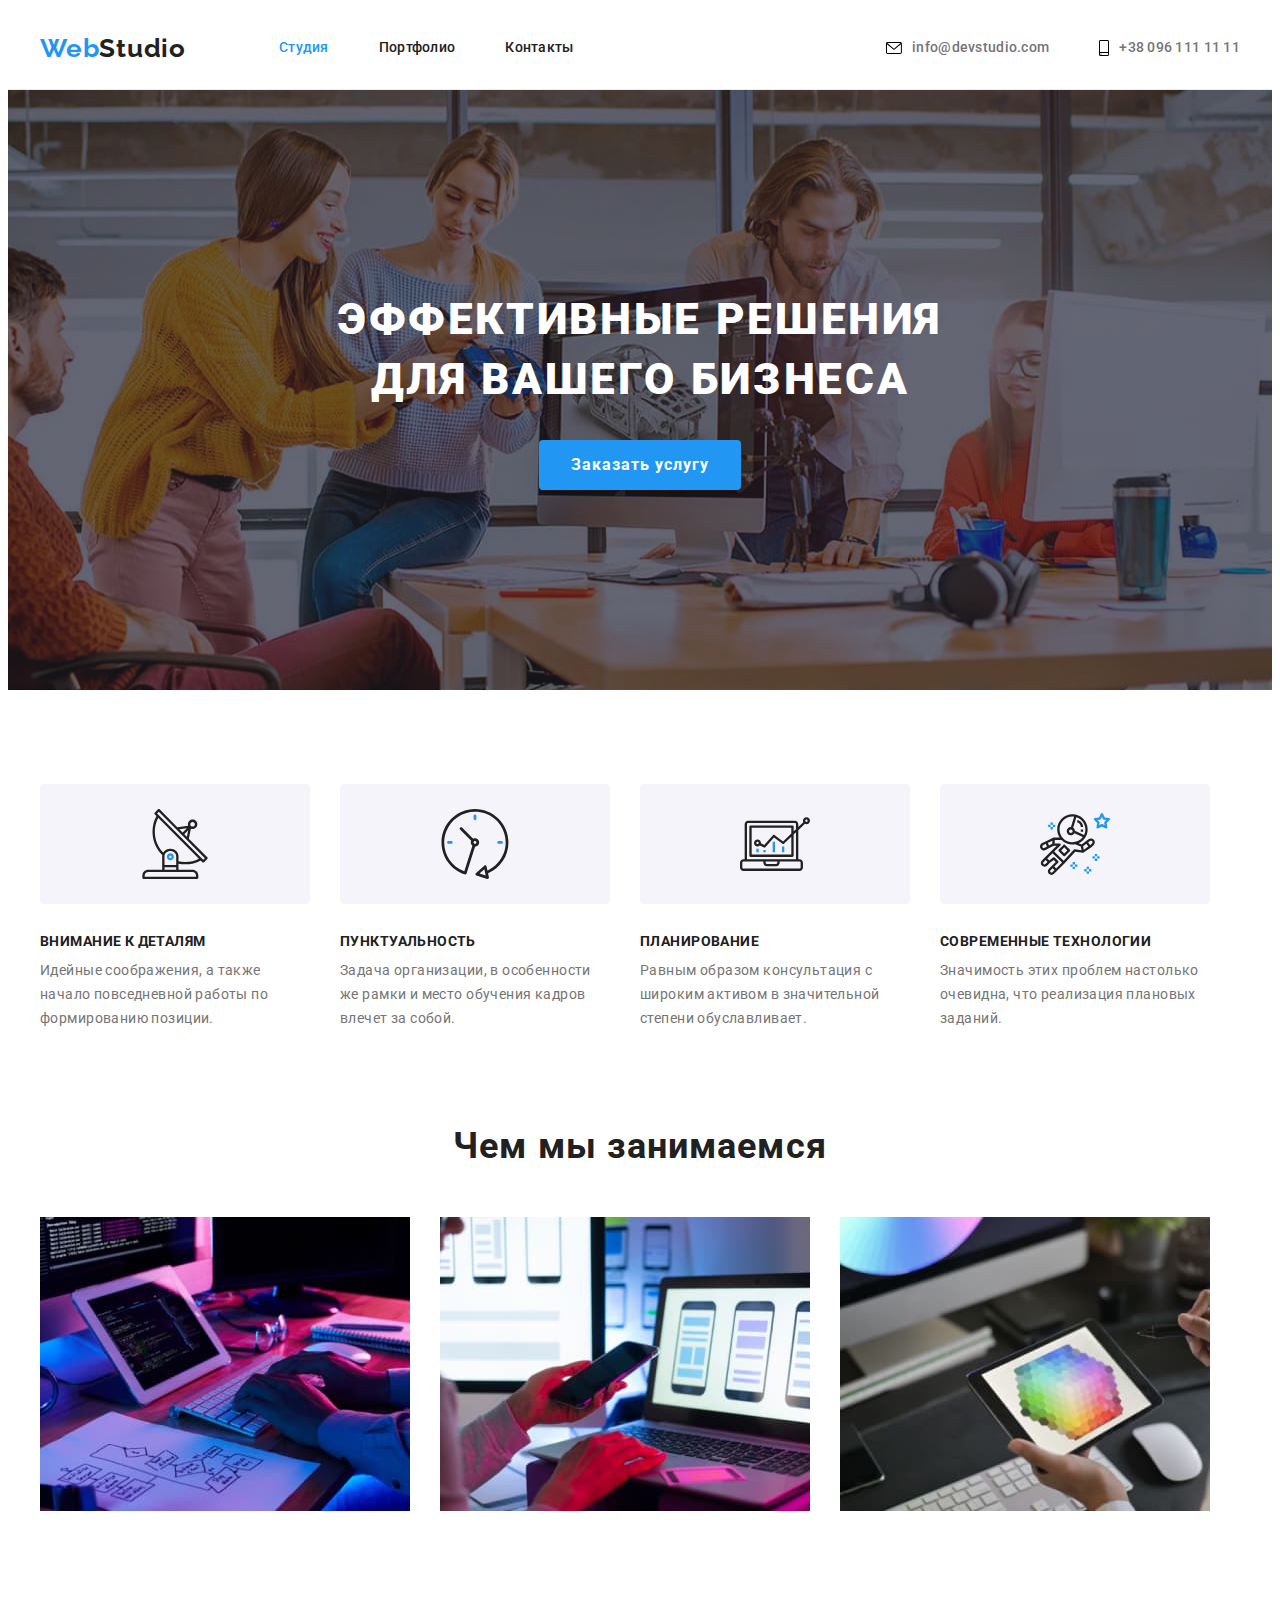
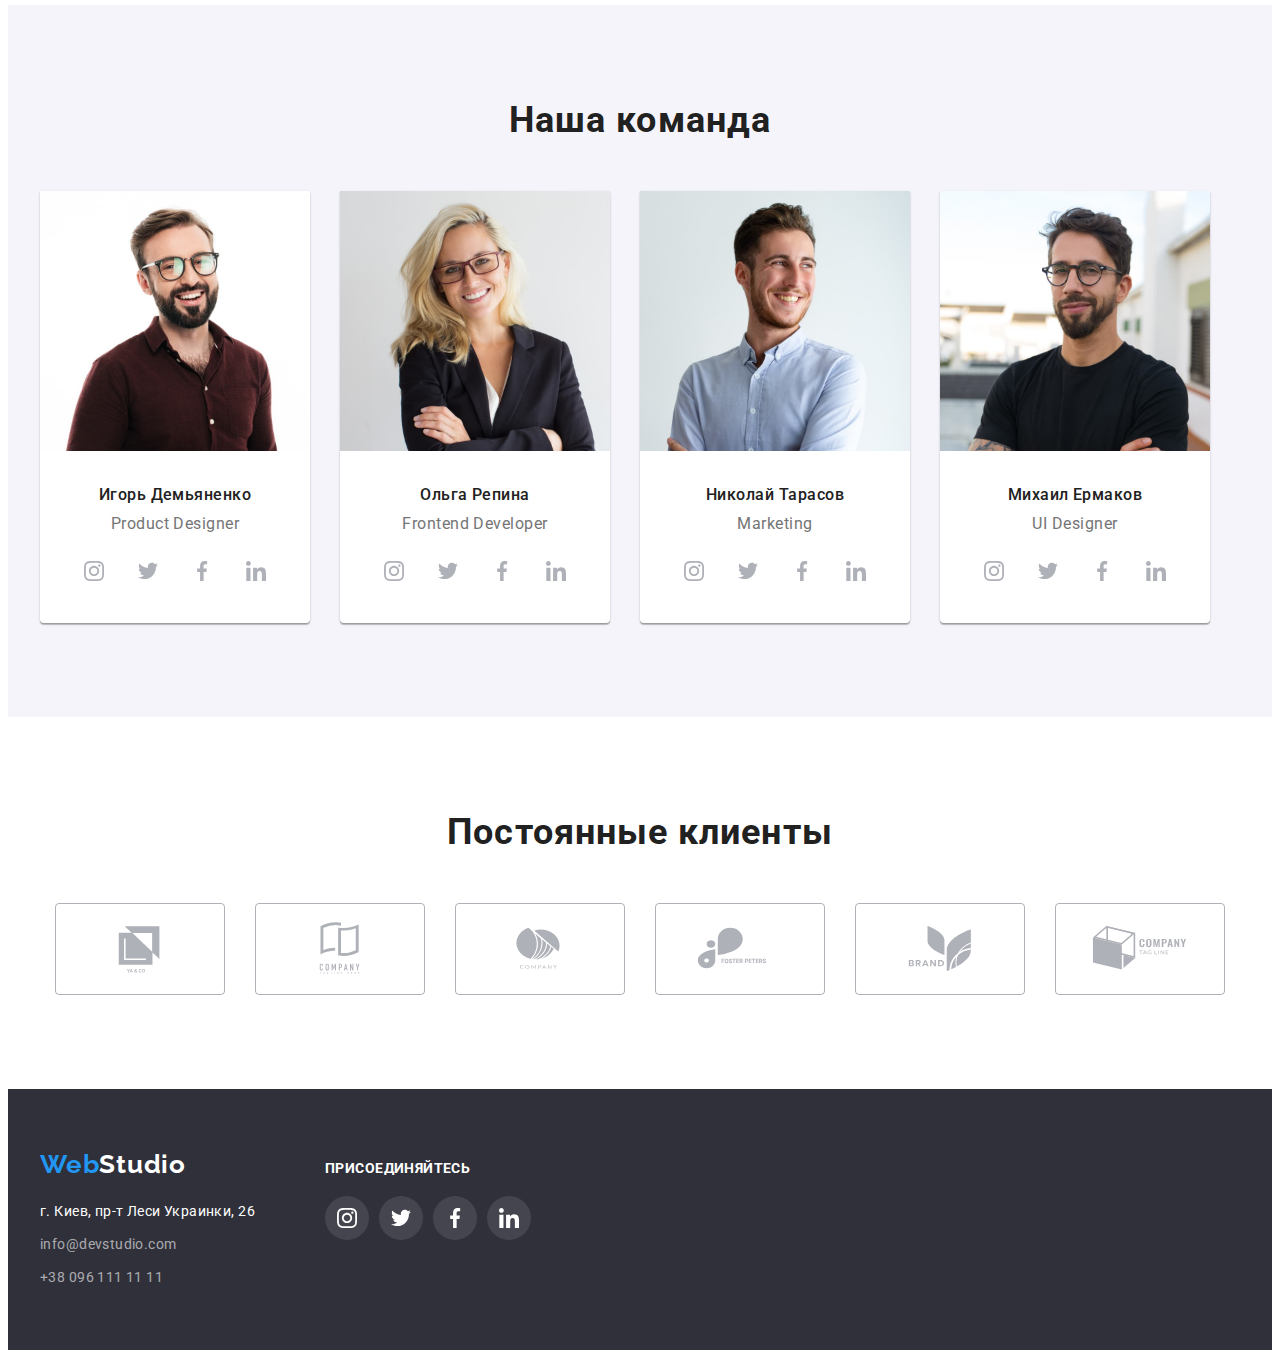
<file: index.html>
<!DOCTYPE html>
<html lang="ru">
  <head>
    <meta charset="UTF-8" />
    <meta http-equiv="X-UA-Compatible" content="IE=edge" />
    <meta name="viewport" content="width=device-width, initial-scale=1.0" />
    <link rel="preconnect" href="https://fonts.googleapis.com" />
    <link rel="preconnect" href="https://fonts.gstatic.com" crossorigin />
    <link
      href="https://fonts.googleapis.com/css2?family=Raleway:wght@700&family=Roboto:wght@400;500;700;900&display=swap"
      rel="stylesheet"
    />
    <link
      rel="stylesheet"
      href="https://cdnjs.cloudflare.com/ajax/libs/modern-normalize/1.1.0/modern-normalize.min.css"
      integrity="sha512-wpPYUAdjBVSE4KJnH1VR1HeZfpl1ub8YT/NKx4PuQ5NmX2tKuGu6U/JRp5y+Y8XG2tV+wKQpNHVUX03MfMFn9Q=="
      crossorigin="anonymous"
      referrerpolicy="no-referrer"
    />
    <link rel="stylesheet" href=./css/styles.css />
    <title>WebStudio</title>
  </head>
  <body>
    <header class="header">
      <div class="container header-container">
        <nav class="header-navigation">
          <a class="header-logo link" href=""
            ><span class="word-first-part">Web</span>Studio</a
          >
          <ul class="header-list list">
            <li class="header-item">
              <a href="./index.html" class="header-link link current">Студия</a>
            </li>
            <li class="header-item">
              <a href="./portfolio.html" class="header-link link">Портфолио</a>
            </li>
            <li class="header-item">
              <a href="" class="header-link link">Контакты</a>
            </li>
          </ul>
        </nav>
        <div class="header-connect">
          <ul class="second-header-list list">
            <li class="second-header-items">
              <a href="mailto:info@devstudio.com" class="header-contacts link">
                <svg class="contacts-icons" width="16" height="12">
                  <use href="./images/icons.svg#icon-envelope"></use>
                </svg>
                info@devstudio.com</a
              >
            </li>
            <li class="second-header-items">
              <a href="tel:+380961111111" class="header-contacts link">
                <svg class="contacts-icons" width="10" height="16">
                  <use href="./images/icons.svg#icon-smartphone"></use>
                </svg>
                +38 096 111 11 11</a
              >
            </li>
          </ul>
        </div>
      </div>
    </header>
    <main>
      <section class="hero">
        <div class="container hero-info">
          <h1 class="hero-title">Эффективные решения для вашего бизнеса</h1>
          <button class="hero-btn" type="button">Заказать услугу</button>
        </div>
      </section>
      <section class="about-us">
        <div class="container">
          <h2 class="titles visually-hidden">О нас</h2>
          <ul class="about-us-list list">
            <li class="about-us-item">
              <div class="about-us-links-item">
                <svg class="about-us-links-icons" width="70" height="70">
                  <use href="./images/icons.svg#icon-antenna"></use>
                </svg>
              </div>
              <h3 class="about-us-item-title">Внимание к деталям</h3>
              <p class="about-us-item-text">
                Идейные соображения, а также начало повседневной работы по
                формированию позиции.
              </p>
            </li>
            <li class="about-us-item">
              <div class="about-us-links-item">
                <svg class="about-us-links-icons" width="70" height="70">
                  <use href="./images/icons.svg#icon-clock"></use>
                </svg>
              </div>
              <h3 class="about-us-item-title">Пунктуальность</h3>
              <p class="about-us-item-text">
                Задача организации, в особенности же рамки и место обучения
                кадров влечет за собой.
              </p>
            </li>
            <li class="about-us-item">
              <div class="about-us-links-item">
                <svg class="about-us-links-icons" width="70" height="70">
                  <use href="./images/icons.svg#icon-diagram"></use>
                </svg>
              </div>
              <h3 class="about-us-item-title">Планирование</h3>
              <p class="about-us-item-text">
                Равным образом консультация с широким активом в значительной
                степени обуславливает.
              </p>
            </li>
            <li class="about-us-item">
              <div class="about-us-links-item">
                <svg class="about-us-links-icons" width="70" height="70">
                  <use href="./images/icons.svg#icon-astronaut"></use>
                </svg>
              </div>
              <h3 class="about-us-item-title">Современные технологии</h3>
              <p class="about-us-item-text">
                Значимость этих проблем настолько очевидна, что реализация
                плановых заданий.
              </p>
            </li>
          </ul>
        </div>
      </section>
      <section class="gallery">
        <div class="container">
          <h2 class="titles">Чем мы занимаемся</h2>
          <ul class="gallery-list list">
            <li class="gallery-list-item">
              <img
                class="images"
                src="./images/studio_img/image1_section1.jpg"
                alt="Кодинг"
                width="370"
                height="294"
              />
            </li>
            <li class="gallery-list-item">
              <img
                class="images"
                src="./images/studio_img/image2_section1.jpg"
                alt="Адаптивная верстка"
                width="370"
                height="294"
              />
            </li>
            <li class="gallery-list-item">
              <img
                class="images"
                src="./images/studio_img/image3_section1.jpg"
                alt="Создание дизайна"
                width="370"
                height="294"
              />
            </li>
          </ul>
        </div>
      </section>
      <section class="our-team">
        <div class="container">
          <h2 class="titles our-team-title">Наша команда</h2>
          <ul class="our-team-list list">
            <li class="our-team-list-item">
              <img
                class="team-images"
                src="./images/studio_img/image1_section2.jpg"
                alt="Первый член команды"
                width="810"
                height="780"
              />
              <div class="card-text">
                <h3 class="names">Игорь Демьяненко</h3>
                <p class="professions" lang="en">Product Designer</p>
                <ul class="members-links-list list">
                  <li class="members-link">
                    <a href="" class="members-links-item">
                      <svg class="members-links-icons" width="20" height="20">
                        <use href="./images/icons.svg#icon-instagram"></use>
                      </svg>
                    </a>
                  </li>
                  <li class="members-link">
                    <a href="" class="members-links-item">
                      <svg class="members-links-icons" width="20" height="20">
                        <use href="./images/icons.svg#icon-twitter"></use>
                      </svg>
                    </a>
                  </li>
                  <li class="members-link">
                    <a href="" class="members-links-item">
                      <svg class="members-links-icons" width="20" height="20">
                        <use href="./images/icons.svg#icon-facebook"></use>
                      </svg>
                    </a>
                  </li>
                  <li class="members-link">
                    <a href="" class="members-links-item">
                      <svg class="members-links-icons" width="20" height="20">
                        <use href="./images/icons.svg#icon-linkedin"></use>
                      </svg>
                    </a>
                  </li>
                </ul>
              </div>
            </li>
            <li class="our-team-list-item">
              <img
                class="team-images"
                src="./images/studio_img/image2_section2.jpg"
                alt="Второй член команды"
                width="810"
                height="780"
              />
              <div class="card-text">
                <h3 class="names">Ольга Репина</h3>
                <p class="professions" lang="en">Frontend Developer</p>
                <ul class="members-links-list list">
                  <li class="members-link">
                    <a href="" class="members-links-item">
                      <svg class="members-links-icons" width="20" height="20">
                        <use href="./images/icons.svg#icon-instagram"></use>
                      </svg>
                    </a>
                  </li>
                  <li class="members-link">
                    <a href="" class="members-links-item">
                      <svg class="members-links-icons" width="20" height="20">
                        <use href="./images/icons.svg#icon-twitter"></use>
                      </svg>
                    </a>
                  </li>
                  <li class="members-link">
                    <a href="" class="members-links-item">
                      <svg class="members-links-icons" width="20" height="20">
                        <use href="./images/icons.svg#icon-facebook"></use>
                      </svg>
                    </a>
                  </li>
                  <li class="members-link">
                    <a href="" class="members-links-item">
                      <svg class="members-links-icons" width="20" height="20">
                        <use href="./images/icons.svg#icon-linkedin"></use>
                      </svg>
                    </a>
                  </li>
                </ul>
              </div>
            </li>
            <li class="our-team-list-item">
              <img
                class="team-images"
                src="./images/studio_img/image3_section2.jpg"
                alt="Третий член команды"
                width="810"
                height="780"
              />
              <div class="card-text">
                <h3 class="names">Николай Тарасов</h3>
                <p class="professions" lang="en">Marketing</p>
                <ul class="members-links-list list">
                  <li class="members-link">
                    <a href="" class="members-links-item">
                      <svg class="members-links-icons" width="20" height="20">
                        <use href="./images/icons.svg#icon-instagram"></use>
                      </svg>
                    </a>
                  </li>
                  <li class="members-link">
                    <a href="" class="members-links-item">
                      <svg class="members-links-icons" width="20" height="20">
                        <use href="./images/icons.svg#icon-twitter"></use>
                      </svg>
                    </a>
                  </li>
                  <li class="members-link">
                    <a href="" class="members-links-item">
                      <svg class="members-links-icons" width="20" height="20">
                        <use href="./images/icons.svg#icon-facebook"></use>
                      </svg>
                    </a>
                  </li>
                  <li class="members-link">
                    <a href="" class="members-links-item">
                      <svg class="members-links-icons" width="20" height="20">
                        <use href="./images/icons.svg#icon-linkedin"></use>
                      </svg>
                    </a>
                  </li>
                </ul>
              </div>
            </li>
            <li class="our-team-list-item">
              <img
                class="team-images"
                src="./images/studio_img/image4_section2.jpg"
                alt="Четвертый член команды"
                width="810"
                height="780"
              />
              <div class="card-text">
                <h3 class="names">Михаил Ермаков</h3>
                <p class="professions" lang="en">UI Designer</p>
                <ul class="members-links-list list">
                  <li class="members-link">
                    <a href="" class="members-links-item">
                      <svg class="members-links-icons" width="20" height="20">
                        <use href="./images/icons.svg#icon-instagram"></use>
                      </svg>
                    </a>
                  </li>
                  <li class="members-link">
                    <a href="" class="members-links-item">
                      <svg class="members-links-icons" width="20" height="20">
                        <use href="./images/icons.svg#icon-twitter"></use>
                      </svg>
                    </a>
                  </li>
                  <li class="members-link">
                    <a href="" class="members-links-item">
                      <svg class="members-links-icons" width="20" height="20">
                        <use href="./images/icons.svg#icon-facebook"></use>
                      </svg>
                    </a>
                  </li>
                  <li class="members-link">
                    <a href="" class="members-links-item">
                      <svg class="members-links-icons" width="20" height="20">
                        <use href="./images/icons.svg#icon-linkedin"></use>
                      </svg>
                    </a>
                  </li>
                </ul>
              </div>
            </li>
          </ul>
        </div>
      </section>
      <section class="clients">
        <h2 class="titles">Постоянные клиенты</h2>
        <ul class="client-list list">
          <li class="clients-list-item">
            <a href="" class="clients-links-item">
              <svg class="clients-links-icons" width="106" height="60">
                <use href="./images/icons.svg#icon-partner1"></use>
              </svg>
            </a>
          </li>
          <li class="clients-list-item">
            <a href="" class="clients-links-item">
              <svg class="clients-links-icons" width="106" height="60">
                <use href="./images/icons.svg#icon-partner2"></use>
              </svg>
            </a>
          </li>
          <li class="clients-list-item">
            <a href="" class="clients-links-item">
              <svg class="clients-links-icons" width="106" height="60">
                <use href="./images/icons.svg#icon-partner3"></use>
              </svg>
            </a>
          </li>
          <li class="clients-list-item">
            <a href="" class="clients-links-item">
              <svg class="clients-links-icons" width="106" height="60">
                <use href="./images/icons.svg#icon-partner4"></use>
              </svg>
            </a>
          </li>
          <li class="clients-list-item">
            <a href="" class="clients-links-item">
              <svg class="clients-links-icons" width="106" height="60">
                <use href="./images/icons.svg#icon-partner5"></use>
              </svg>
            </a>
          </li>
          <li class="clients-list-item">
            <a href="" class="clients-links-item">
              <svg class="clients-links-icons" width="106" height="60">
                <use href="./images/icons.svg#icon-partner6"></use>
              </svg>
            </a>
          </li>
        </ul>
      </section>
    </main>
    <footer class="footer">
      <div class="container footer-container">
        <div class="footer-semi-container">
          <a class="footer-logo link" href=""
            ><span class="word-first-part">Web</span>Studio</a
          >
          <address>
            <ul class="footer-list list">
              <li class="footer-list-item">
                <a
                  href="https://goo.gl/maps/eJYZ2F3SUfPeSupF6"
                  target="_blank"
                  rel="noopener noreferrer"
                  class="footer-address link"
                  >г. Киев, пр-т Леси Украинки, 26
                </a>
              </li>
              <li class="footer-list-item">
                <a href="mailto:info@devstudio.com" class="footer-links link"
                  >info@devstudio.com</a
                >
              </li>
              <li class="footer-list-item">
                <a href="tel:+380961111111" class="footer-links link"
                  >+38 096 111 11 11</a
                >
              </li>
            </ul>
          </address>
        </div>
        <div class="footer-semi-container add-to-us">
          <p class="footer-title">ПРИСОЕДИНЯЙТЕСЬ</p>
          <ul class="footer-links-list list">
            <li class="footer-link">
              <a href="" class="footer-links-item">
                <svg class="footer-links-icons" width="20" height="20">
                  <use href="./images/icons.svg#icon-instagram"></use>
                </svg>
              </a>
            </li>
            <li class="footer-link">
              <a href="" class="footer-links-item">
                <svg class="footer-links-icons" width="20" height="20">
                  <use href="./images/icons.svg#icon-twitter"></use>
                </svg>
              </a>
            </li>
            <li class="footer-link">
              <a href="" class="footer-links-item">
                <svg class="footer-links-icons" width="20" height="20">
                  <use href="./images/icons.svg#icon-facebook"></use>
                </svg>
              </a>
            </li>
            <li class="footer-link">
              <a href="" class="footer-links-item">
                <svg class="footer-links-icons" width="20" height="20">
                  <use href="./images/icons.svg#icon-linkedin"></use>
                </svg>
              </a>
            </li>
          </ul>
        </div>
      </div>
    </footer>
  </body>
</html>
</file>
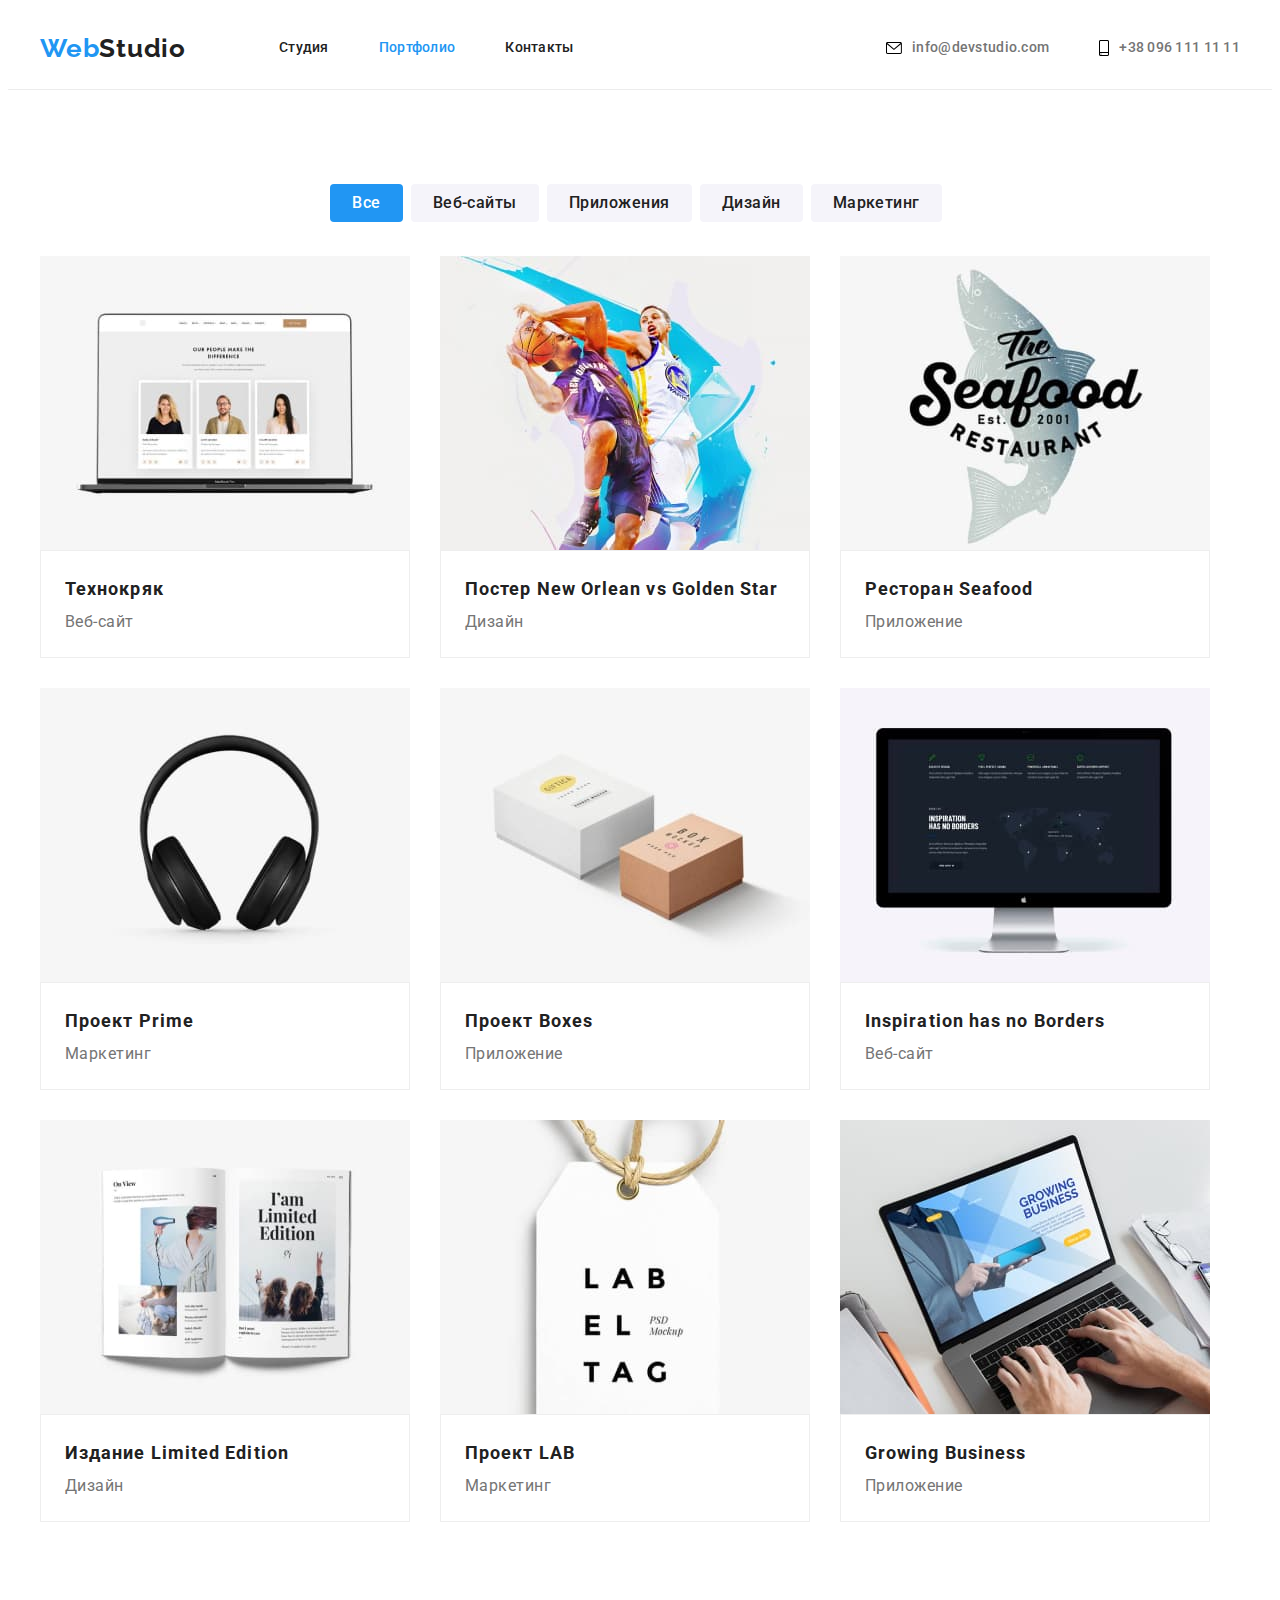
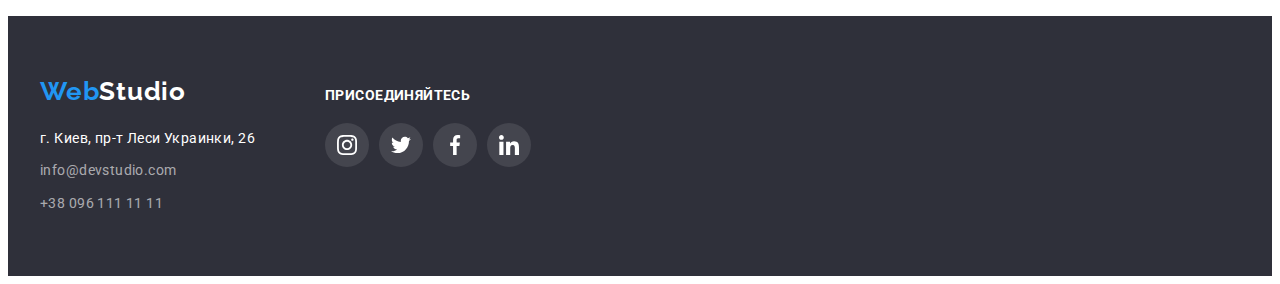
<file: portfolio.html>
<!DOCTYPE html>
<html lang="ru">
  <head>
    <meta charset="UTF-8" />
    <meta http-equiv="X-UA-Compatible" content="IE=edge" />
    <meta name="viewport" content="width=device-width, initial-scale=1.0" />
    <link rel="preconnect" href="https://fonts.googleapis.com" />
    <link rel="preconnect" href="https://fonts.gstatic.com" crossorigin />
    <link href="https://fonts.googleapis.com/css2?family=Raleway:wght@700&family=Roboto:wght@400;500;700;900&display=swap"
      rel="stylesheet" />
    <link rel="stylesheet" href="https://cdnjs.cloudflare.com/ajax/libs/modern-normalize/1.1.0/modern-normalize.min.css"
      integrity="sha512-wpPYUAdjBVSE4KJnH1VR1HeZfpl1ub8YT/NKx4PuQ5NmX2tKuGu6U/JRp5y+Y8XG2tV+wKQpNHVUX03MfMFn9Q=="
      crossorigin="anonymous" referrerpolicy="no-referrer" />
    <link rel="stylesheet" href=./css/styles.css />
    <title>WebStudio</title>
  </head>

  <body>
    <header class="header">
      <div class="container header-container">
        <nav class="header-navigation">
          <a class="header-logo link" href=""><span class="word-first-part">Web</span>Studio</a>
          <ul class="header-list list">
            <li class="header-item">
              <a href="./index.html" class="header-link link ">Студия</a>
            </li>
            <li class="header-item">
              <a href="./portfolio.html" class="header-link link current">Портфолио</a>
            </li>
            <li class="header-item">
              <a href="" class="header-link link">Контакты</a>
            </li>
          </ul>
        </nav>
        <div class="header-connect">
          <ul class="second-header-list list">
            <li class="second-header-items">  
              <a href="mailto:info@devstudio.com" class="header-contacts link">
                <svg class="contacts-icons " width="16" height="12">
                  <use href="./images/icons.svg#icon-envelope"></use>
                </svg>
                info@devstudio.com</a>
            </li>
            <li class="second-header-items">
              <a href="tel:+380961111111" class="header-contacts link">
                <svg class="contacts-icons" width="10" height="16">
                  <use href="./images/icons.svg#icon-smartphone"></use>
                </svg>
                +38 096 111 11 11</a>
            </li>
          </ul>
        </div>
      </div>
    </header>
    <main class="main">
        <section class="main-navigation">
          <div class="container">
          <h1  hidden>Портфолио</h1>
            <ul class="button-list list">
                <li class="buttons-li"><button class="buttons current-button" type="button">Все</button></li>
                <li class="buttons-li"><button class="buttons" type="button">Веб-сайты</li>
                <li class="buttons-li"><button class="buttons" type="button">Приложения</li>
                <li class="buttons-li"><button class="buttons" type="button">Дизайн</li>
                <li class="buttons-li"><button class="buttons" type="button">Маркетинг</li>
            </ul>
            <ul class="portfolio-list list">
                <li class="portfolio-item">
                  <a href="" class="portfolio-link link">
                    <img  class="portfolio-photos"
                    src="./images/portfolio_img/portfolio_img1.jpg" 
                    alt="Сайт про разработку" 
                    width="370" 
                    height="294"
                    >
                    <div class="portfolio-card-text">
                      <h2 class="portfolio-title">Технокряк</h2>
                      <p class="portfolio-text">Веб-сайт</p>
                    </div>
                  </a>
                </li>
                    
                <li class="portfolio-item">
                  <a href="" class="portfolio-link link">
                    <img class="portfolio-photos"
                    src="./images/portfolio_img/portfolio_img2.jpg" 
                    alt="Постер о спорте" 
                    width="370" 
                    height="294">
                    <div class="portfolio-card-text">
                      <h2 class="portfolio-title">Постер <span lang="en">New Orlean vs Golden Star</span></h2>
                      <p class="portfolio-text">Дизайн</p>
                    </div>
                  </a>
                </li>
                <li class="portfolio-item">
                  <a href="" class="portfolio-link link">
                    <img class="portfolio-photos"
                    src="./images/portfolio_img/portfolio_img3.jpg" 
                    alt="Ресторан" 
                    width="370" 
                    height="294">
                    <div class="portfolio-card-text">
                      <h2 class="portfolio-title">Ресторан <span lang="en">Seafood</span></h2>
                      <p class="portfolio-text">Приложение</p>
                    </div>
                  </a>
                </li>
                <li class="portfolio-item">
                  <a href="" class="portfolio-link link">
                    <img class="portfolio-photos"
                    src="./images/portfolio_img/portfolio_img4.jpg" 
                    alt="Музыкальный проект" 
                    width="370" 
                    height="294">
                    <div class="portfolio-card-text">
                      <h2 class="portfolio-title">Проект <span lang="en">Prime</span></h2>
                      <p class="portfolio-text">Маркетинг</p>
                    </div>
                  </a>
                </li>
                <li class="portfolio-item">
                  <a href="" class="portfolio-link link">
                    <img class="portfolio-photos"
                    src="./images/portfolio_img/portfolio_img5.jpg"
                    alt="Проект Boxes"
                    width="370" 
                    height="294">
                    <div class="portfolio-card-text">
                      <h2 class="portfolio-title">Проект <span lang="en">Boxes</span></h2>
                      <p class="portfolio-text">Приложение</p>
                    </div>
                  </a>
                </li>
                <li class="portfolio-item">
                  <a href="" class="portfolio-link link">
                    <img class="portfolio-photos"
                    src="./images/portfolio_img/portfolio_img6.jpg" 
                    alt="Проект о вдохновлении" 
                    width="370"
                    height="294">
                    <div class="portfolio-card-text">
                      <h2 class="portfolio-title" lang="en">Inspiration has no Borders</h2>
                      <p class="portfolio-text">Веб-сайт</p>
                    </div>
                  </a>
                </li>
                <li class="portfolio-item">
                  <a href="" class="portfolio-link link">
                    <img class="portfolio-photos"
                    src="./images/portfolio_img/portfolio_img7.jpg" 
                    alt="Книжное издание" 
                    width="370" 
                    height="294">
                    <div class="portfolio-card-text">
                      <h2 class="portfolio-title">Издание <span lang="en">Limited Edition</span></h2>
                      <p class="portfolio-text">Дизайн</p>
                    </div>
                  </a>
                </li>
                <li class="portfolio-item">
                  <a href="" class="portfolio-link link">
                    <img class="portfolio-photos"
                    src="./images/portfolio_img/portfolio_img8.jpg" 
                    alt="Проект Lab" 
                    width="370" 
                    height="294">
                    <div class="portfolio-card-text">
                      <h2 class="portfolio-title">Проект <span lang="en">LAB</span></h2>
                      <p class="portfolio-text">Маркетинг</p>
                    </div>
                  </a>
                </li>
                <li class="portfolio-item">
                  <a href="" class="portfolio-link link">
                    <img class="portfolio-photos"
                    src="./images/portfolio_img/portfolio_img9.jpg" 
                    alt="Бизнес-проект" 
                    width="370" 
                    height="294">
                    <div class="portfolio-card-text">
                      <h2 class="portfolio-title" lang="en">Growing Business</h2>
                      <p class="portfolio-text">Приложение</p>
                    </div>
                  </a>
                </li>
            </ul>
            </div>
        </section>
    </main>
    <footer class="footer">
      <div class="container footer-container">
        <div class="footer-semi-container">
          <a class="footer-logo link" href=""><span class="word-first-part">Web</span>Studio</a>
          <address>
            <ul class="footer-list list">
              <li class="footer-list-item">
                <a href="https://goo.gl/maps/eJYZ2F3SUfPeSupF6" target="_blank" rel="noopener noreferrer"
                  class="footer-address link">г. Киев, пр-т Леси Украинки, 26
                </a>
              </li>
              <li class="footer-list-item">
                <a href="mailto:info@devstudio.com" class="footer-links link">info@devstudio.com</a>
              </li>
              <li class="footer-list-item">
                <a href="tel:+380961111111" class="footer-links link">+38 096 111 11 11</a>
              </li>
            </ul>
          </address>
        </div>
        <div class="footer-semi-container add-to-us">
          <p class="footer-title">ПРИСОЕДИНЯЙТЕСЬ</p>
          <ul class="footer-links-list list">
            <li class="footer-link">
              <a href="" class="footer-links-item">
                <svg class="footer-links-icons" width="20" height="20">
                  <use href="./images/icons.svg#icon-instagram"></use>
                </svg>
              </a>
            </li>
            <li class="footer-link">
              <a href="" class="footer-links-item">
                <svg class="footer-links-icons" width="20" height="20">
                  <use href="./images/icons.svg#icon-twitter"></use>
                </svg>
              </a>
            </li>
            <li class="footer-link">
              <a href="" class="footer-links-item">
                <svg class="footer-links-icons" width="20" height="20">
                  <use href="./images/icons.svg#icon-facebook"></use>
                </svg>
              </a>
            </li>
            <li class="footer-link">
              <a href="" class="footer-links-item">
                <svg class="footer-links-icons" width="20" height="20">
                  <use href="./images/icons.svg#icon-linkedin"></use>
                </svg>
              </a>
            </li>
          </ul>
        </div>
      </div>
    </footer>
    </div>
  </body>
</html>
</file>
